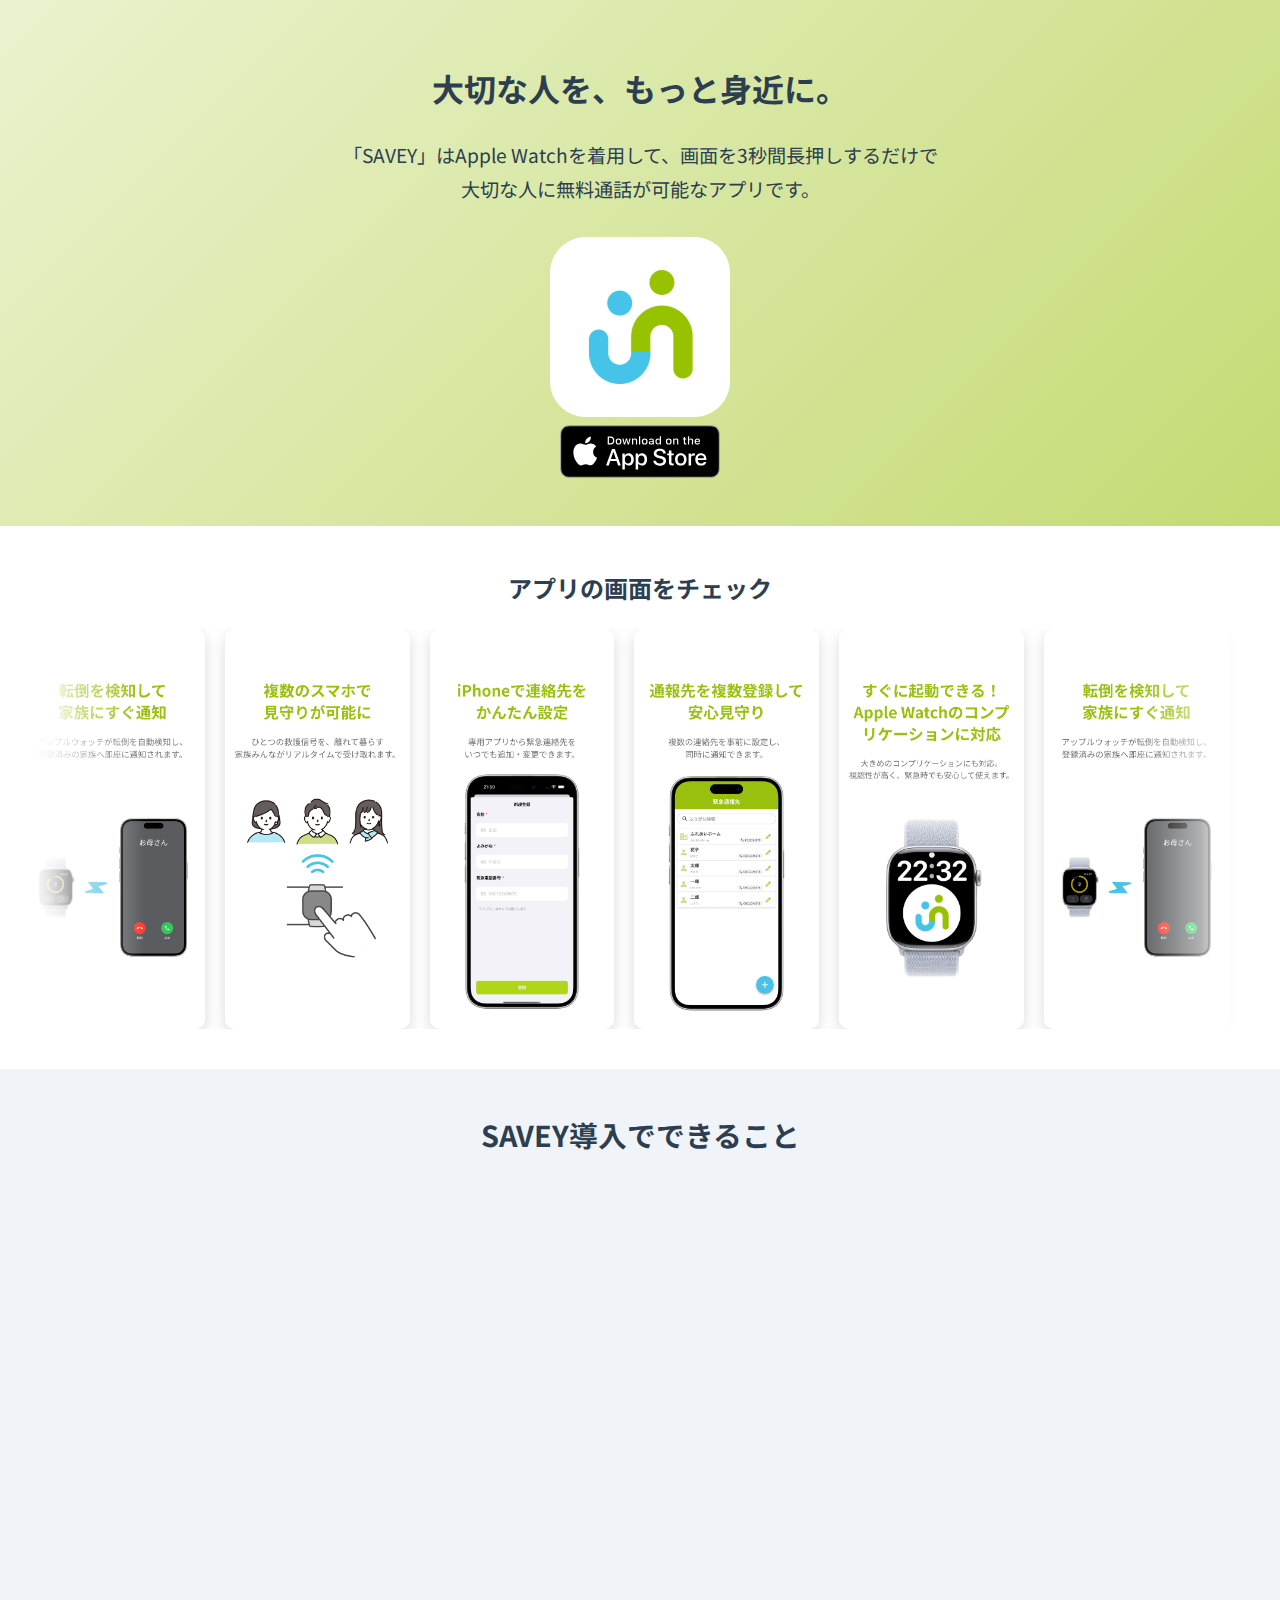
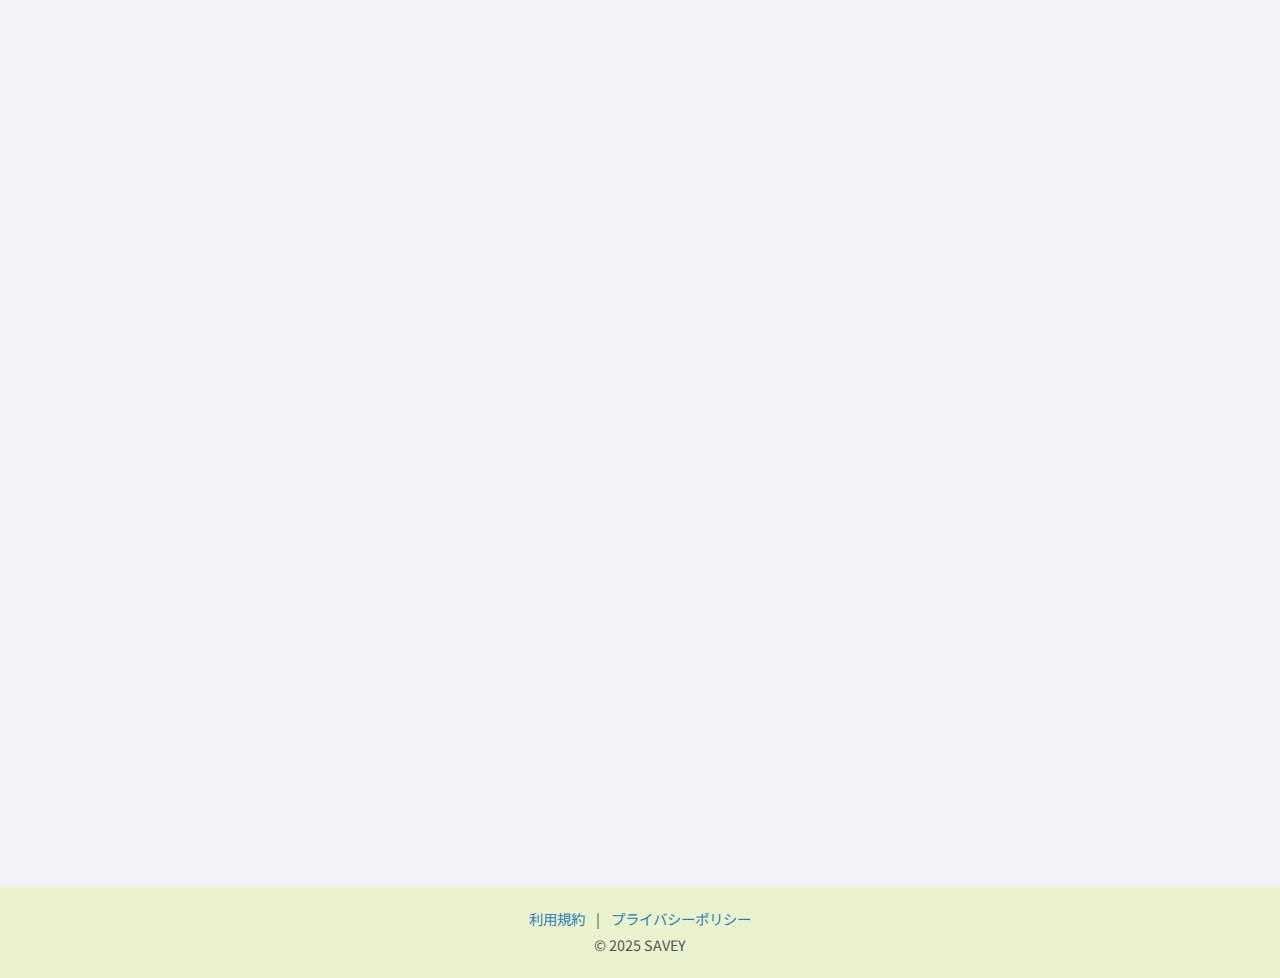
<file: index.html>
<!DOCTYPE html>
<html lang="ja">

<head>
    <meta charset="UTF-8" />
    <meta name="viewport" content="width=device-width, initial-scale=1.0" />
    <title>SAVEY - Apple Watch通話＆見守りアプリ</title>
    <link rel="stylesheet" href="css/savey-lp.css" />
</head>

<body>
    <header class="hero-section">
        <h1>大切な人を、もっと身近に。</h1>
        <p class="lead">
            「SAVEY」はApple Watchを着用して、画面を3秒間長押しするだけで<br />
            大切な人に無料通話が可能なアプリです。
        </p>
        <img src="assets/savey_app_icon.png" alt="SAVEY" class="savey-icon" />
        <p></p>
        <a href="https://apps.apple.com/jp/app/your-app-id" target="_blank">
            <img src="assets/Download_on_the_App_Store_Badge_US-UK_RGB_blk_092917.svg" alt="App Storeでダウンロード"
                class="appstore-badge" />
        </a>
    </header>

    <section class="scroll-section">
        <h2>アプリの画面をチェック</h2>
        <div class="image-scroll">
            <img src="assets/ss-IP-1.png" alt="スクリーン1" />
            <img src="assets/ss-IP-2.png" alt="スクリーン2" />
            <img src="assets/ss-IP-3.png" alt="スクリーン3" />
            <img src="assets/ss-IP-4.png" alt="スクリーン4" />
            <img src="assets/ss-IP-5.png" alt="スクリーン5" />
            <img src="assets/ss-IP-1.png" alt="スクリーン1" />
            <img src="assets/ss-IP-2.png" alt="スクリーン2" />
            <img src="assets/ss-IP-3.png" alt="スクリーン3" />
            <img src="assets/ss-IP-4.png" alt="スクリーン4" />
            <img src="assets/ss-IP-5.png" alt="スクリーン5" />
        </div>
    </section>

    <section class="features">
        <h2>SAVEY導入でできること</h2>

        <div class="feature-box">
            <h3>“もしも”のとき、すぐ行動できる仕組み</h3>
            <div class="feature-content">
                <p>
                    困ったときにスマホを取り出し助けてくれる人に連絡し<br />
                    出なかったら他の人に...<br />
                    そんな余裕はありません！<br />
                    腕についてるApple Watchを3秒長押しするだけで<br />
                    登録している人にグループ通話発信が可能です。<br />
                </p>
                <img src="assets/obaasan_korobu.png" alt="obaasan_korobu" class="introduction-image" />
            </div>
        </div>
        <div class="feature-box">
            <h3>グループ通話</h3>
            <div class="feature-content">
                <p>
                    登録している人にグループ通話発信が可能です。<br />
                    登録している人に一括発信できるので、<br />
                    誰かしらが応答してくれる可能性が高くなります。<br />
                    最大20人まで同時発信が可能です。
                </p>
                <img src="assets/roujin_family.png" alt="roujin_family" class="introduction-image" />
            </div>
        </div>
        <div class="feature-box">
            <h3>プライバシーに配慮した見守り</h3>
            <div class="feature-content">
                <p>
                    見守りカメラで常に監視するにはちょっと...<br />
                    といった高齢者にも安心の見守りサービスを届けるために<br />
                    AppleWatchアプリで開発しました。
                </p>
                <img src="assets/bouhan_camera_obaasan.png" alt="bouhan_camera_obaasan" class="introduction-image" />
            </div>
        </div>
        <div class="feature-box">
            <h3>AppleWatchの安心見守り</h3>
            <div class="feature-content">
                <p>
                    急な心拍変動、不規則な心拍数、激しい転倒時には<br />
                    Apple Watchの純正機能での通知があるため安心です<br />
                    大切な家族プレゼントはいかがですか？
                </p>
                <img src="assets/roujin_sinzouhossa.png" alt="roujin_sinzouhossa" class="introduction-image" />
            </div>
        </div>
    </section>

    <footer class="footer">
        <nav>
            <a href="terms-of-service.html">利用規約</a> |
            <a href="privacy-policy.html">プライバシーポリシー</a>
        </nav>
        <p>&copy; 2025 SAVEY</p>
    </footer>
    <script>
        document.addEventListener('DOMContentLoaded', function () {
            const boxes = document.querySelectorAll('.feature-box');

            const observer = new IntersectionObserver((entries) => {
                entries.forEach(entry => {
                    if (entry.isIntersecting) {
                        entry.target.classList.add('visible');
                    }
                });
            }, {
                threshold: 0.2
            });

            boxes.forEach(box => observer.observe(box));
        });
    </script>
</body>
</html>
</file>
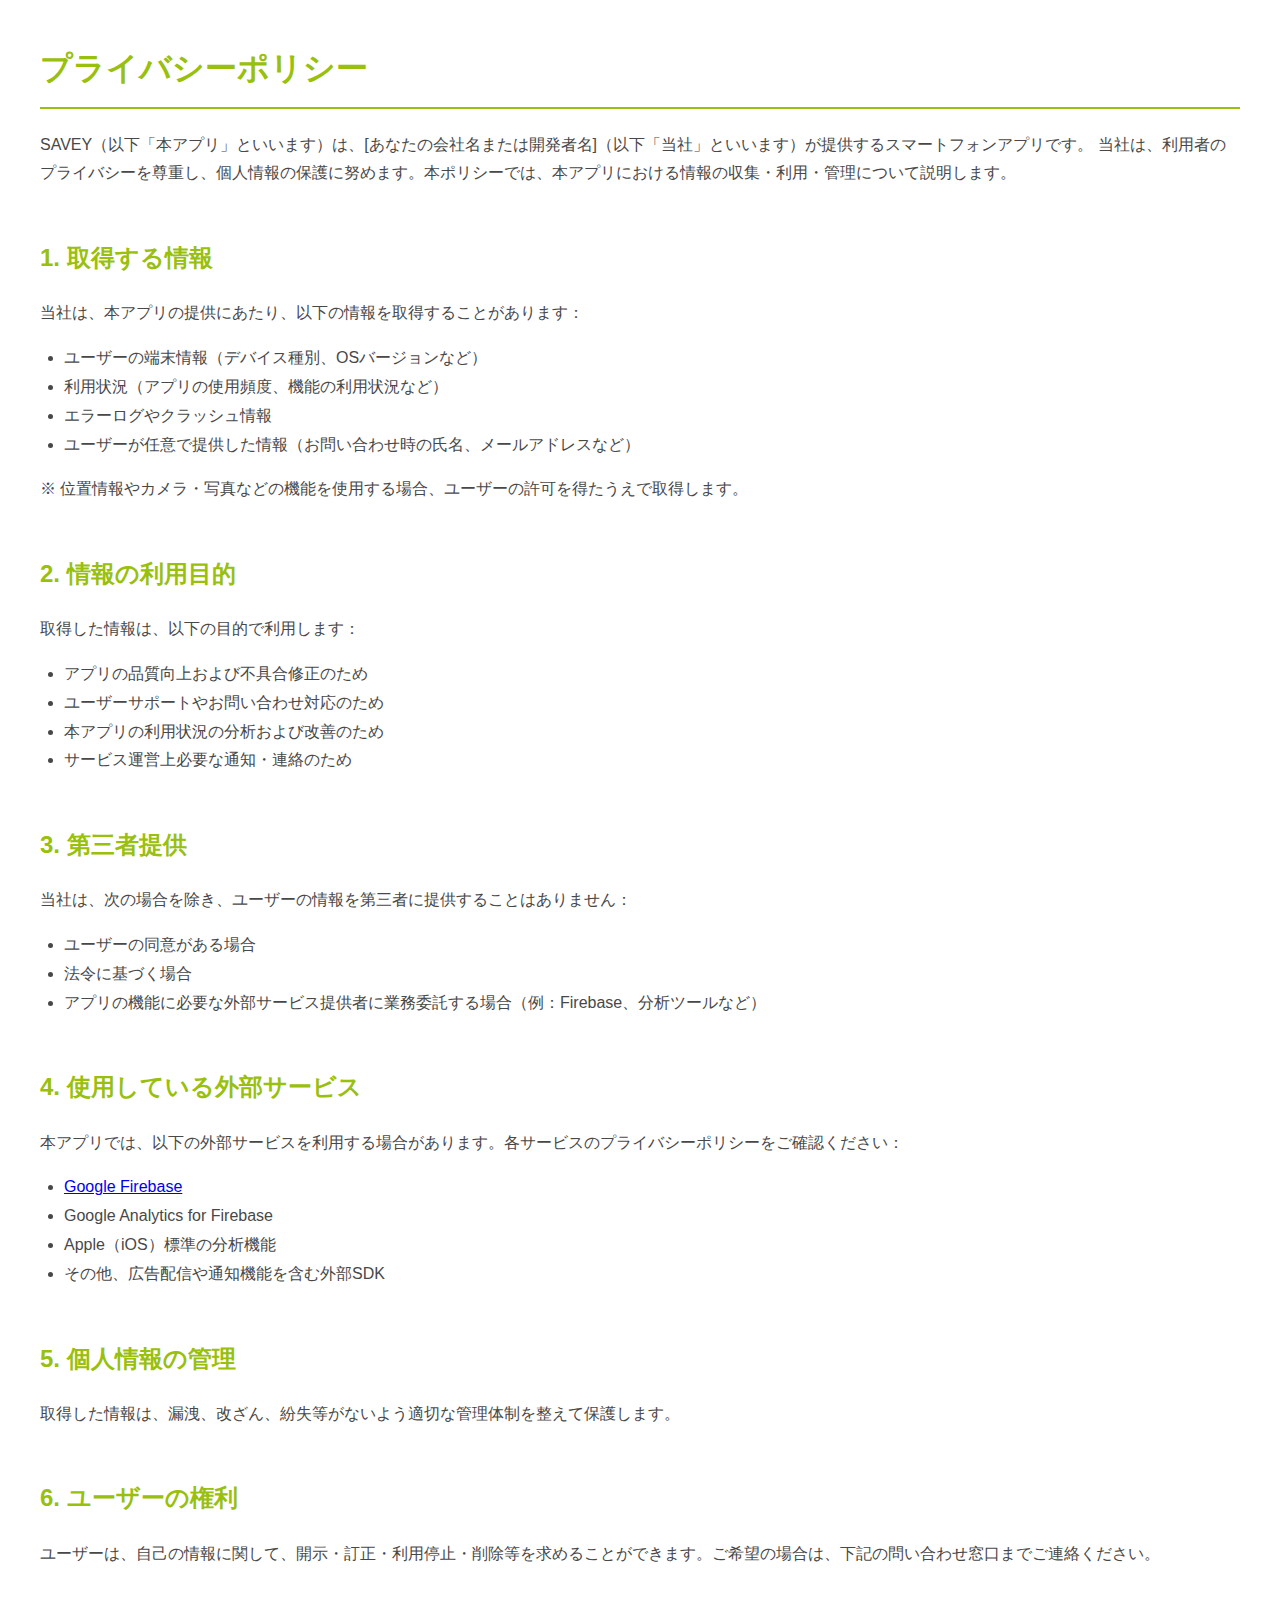
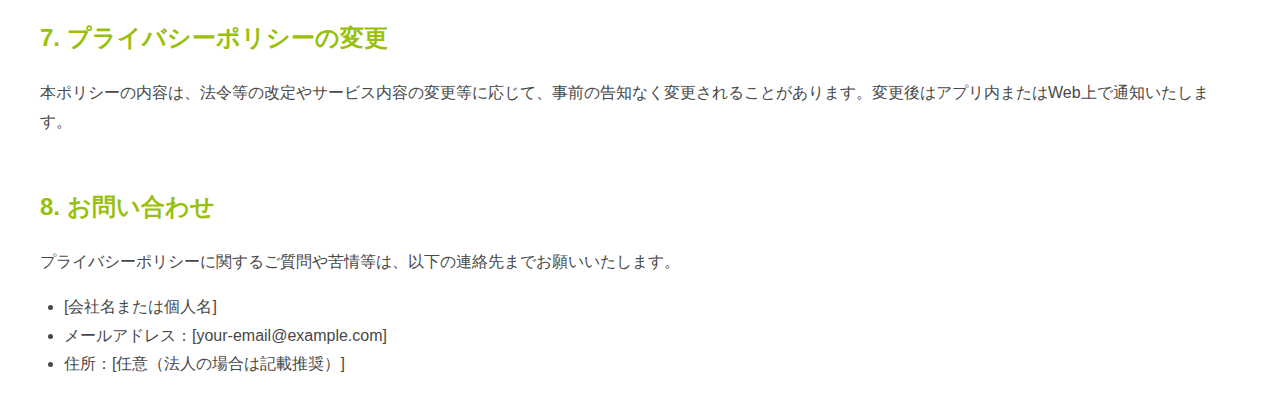
<file: privacy-policy.html>
<!DOCTYPE html>
<html lang="ja">
<head>
  <meta charset="UTF-8">
  <meta name="viewport" content="width=device-width, initial-scale=1">
  <title>プライバシーポリシー - SAVEY</title>
  <style>
    body {
      font-family: sans-serif;
      color: #484848;
      background-color: #ffffff;
      margin: 40px;
      line-height: 1.8;
    }
    h1, h2 {
      color: #98C00C;
    }
    h1 {
      font-size: 2em;
      border-bottom: 2px solid #98C00C;
      padding-bottom: 0.3em;
    }
    h2 {
      margin-top: 2em;
      font-size: 1.5em;
    }
    p, li {
      font-size: 1em;
    }
    ul {
      padding-left: 1.5em;
    }
  </style>
</head>
<body>

  <h1>プライバシーポリシー</h1>

  <p>
    SAVEY（以下「本アプリ」といいます）は、[あなたの会社名または開発者名]（以下「当社」といいます）が提供するスマートフォンアプリです。
    当社は、利用者のプライバシーを尊重し、個人情報の保護に努めます。本ポリシーでは、本アプリにおける情報の収集・利用・管理について説明します。
  </p>

  <h2>1. 取得する情報</h2>
  <p>当社は、本アプリの提供にあたり、以下の情報を取得することがあります：</p>
  <ul>
    <li>ユーザーの端末情報（デバイス種別、OSバージョンなど）</li>
    <li>利用状況（アプリの使用頻度、機能の利用状況など）</li>
    <li>エラーログやクラッシュ情報</li>
    <li>ユーザーが任意で提供した情報（お問い合わせ時の氏名、メールアドレスなど）</li>
  </ul>
  <p>※ 位置情報やカメラ・写真などの機能を使用する場合、ユーザーの許可を得たうえで取得します。</p>

  <h2>2. 情報の利用目的</h2>
  <p>取得した情報は、以下の目的で利用します：</p>
  <ul>
    <li>アプリの品質向上および不具合修正のため</li>
    <li>ユーザーサポートやお問い合わせ対応のため</li>
    <li>本アプリの利用状況の分析および改善のため</li>
    <li>サービス運営上必要な通知・連絡のため</li>
  </ul>

  <h2>3. 第三者提供</h2>
  <p>当社は、次の場合を除き、ユーザーの情報を第三者に提供することはありません：</p>
  <ul>
    <li>ユーザーの同意がある場合</li>
    <li>法令に基づく場合</li>
    <li>アプリの機能に必要な外部サービス提供者に業務委託する場合（例：Firebase、分析ツールなど）</li>
  </ul>

  <h2>4. 使用している外部サービス</h2>
  <p>本アプリでは、以下の外部サービスを利用する場合があります。各サービスのプライバシーポリシーをご確認ください：</p>
  <ul>
    <li><a href="https://firebase.google.com/support/privacy" target="_blank">Google Firebase</a></li>
    <li>Google Analytics for Firebase</li>
    <li>Apple（iOS）標準の分析機能</li>
    <li>その他、広告配信や通知機能を含む外部SDK</li>
  </ul>

  <h2>5. 個人情報の管理</h2>
  <p>取得した情報は、漏洩、改ざん、紛失等がないよう適切な管理体制を整えて保護します。</p>

  <h2>6. ユーザーの権利</h2>
  <p>ユーザーは、自己の情報に関して、開示・訂正・利用停止・削除等を求めることができます。ご希望の場合は、下記の問い合わせ窓口までご連絡ください。</p>

  <h2>7. プライバシーポリシーの変更</h2>
  <p>本ポリシーの内容は、法令等の改定やサービス内容の変更等に応じて、事前の告知なく変更されることがあります。変更後はアプリ内またはWeb上で通知いたします。</p>

  <h2>8. お問い合わせ</h2>
  <p>
    プライバシーポリシーに関するご質問や苦情等は、以下の連絡先までお願いいたします。
  </p>
  <ul>
    <li>[会社名または個人名]</li>
    <li>メールアドレス：[your-email@example.com]</li>
    <li>住所：[任意（法人の場合は記載推奨）]</li>
  </ul>

</body>
</html>
</file>
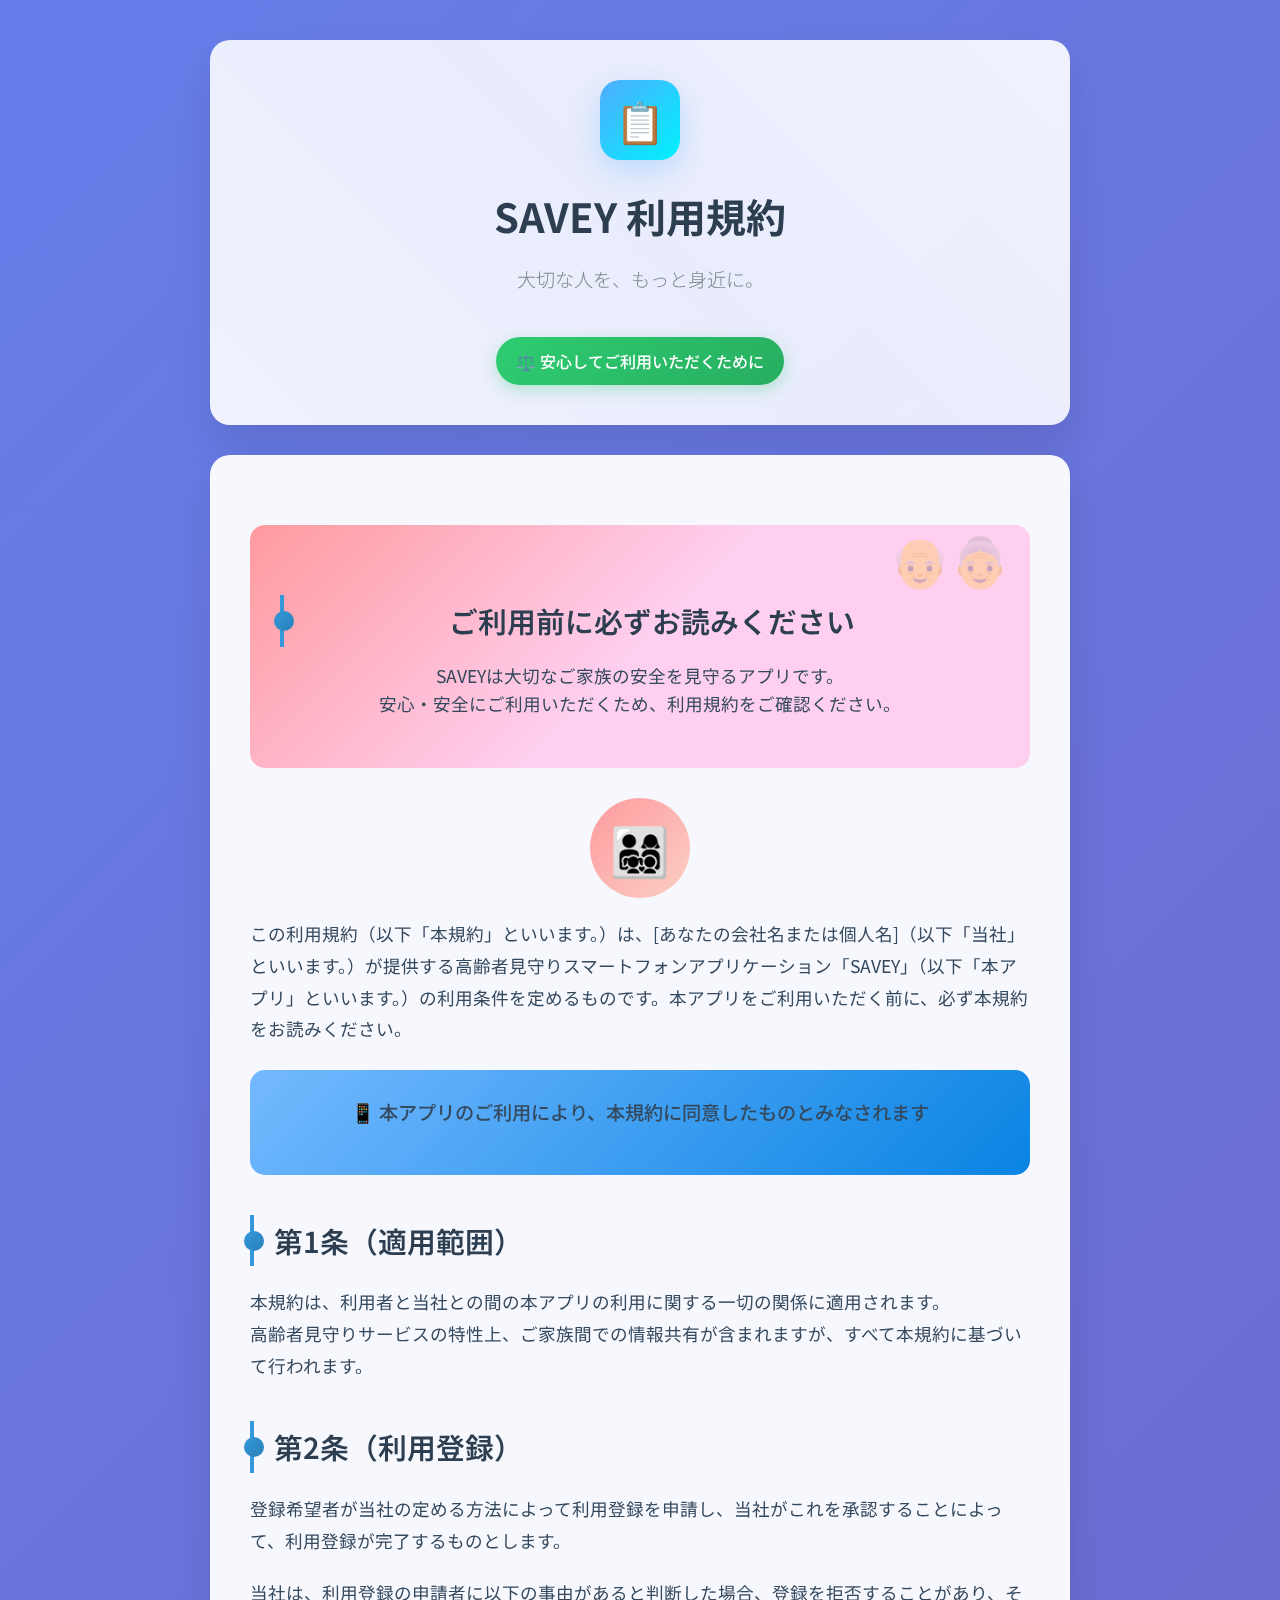
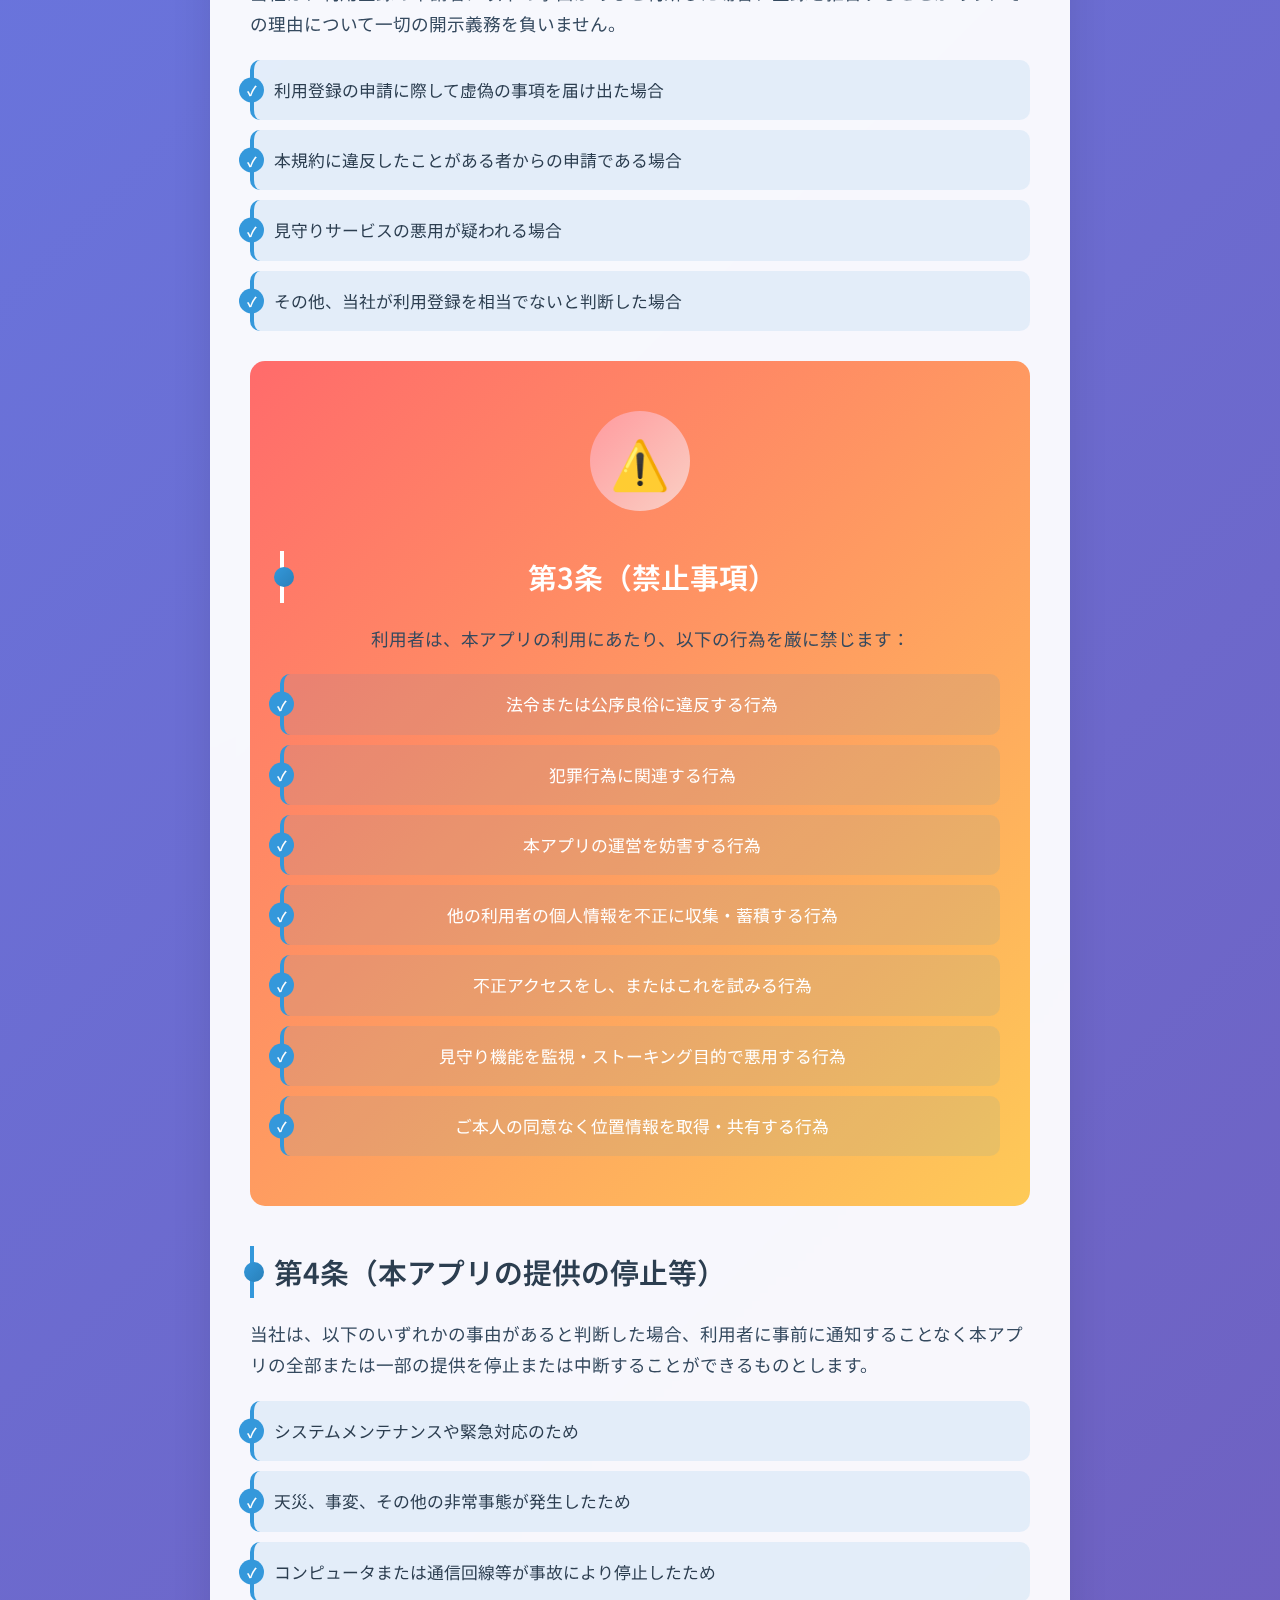
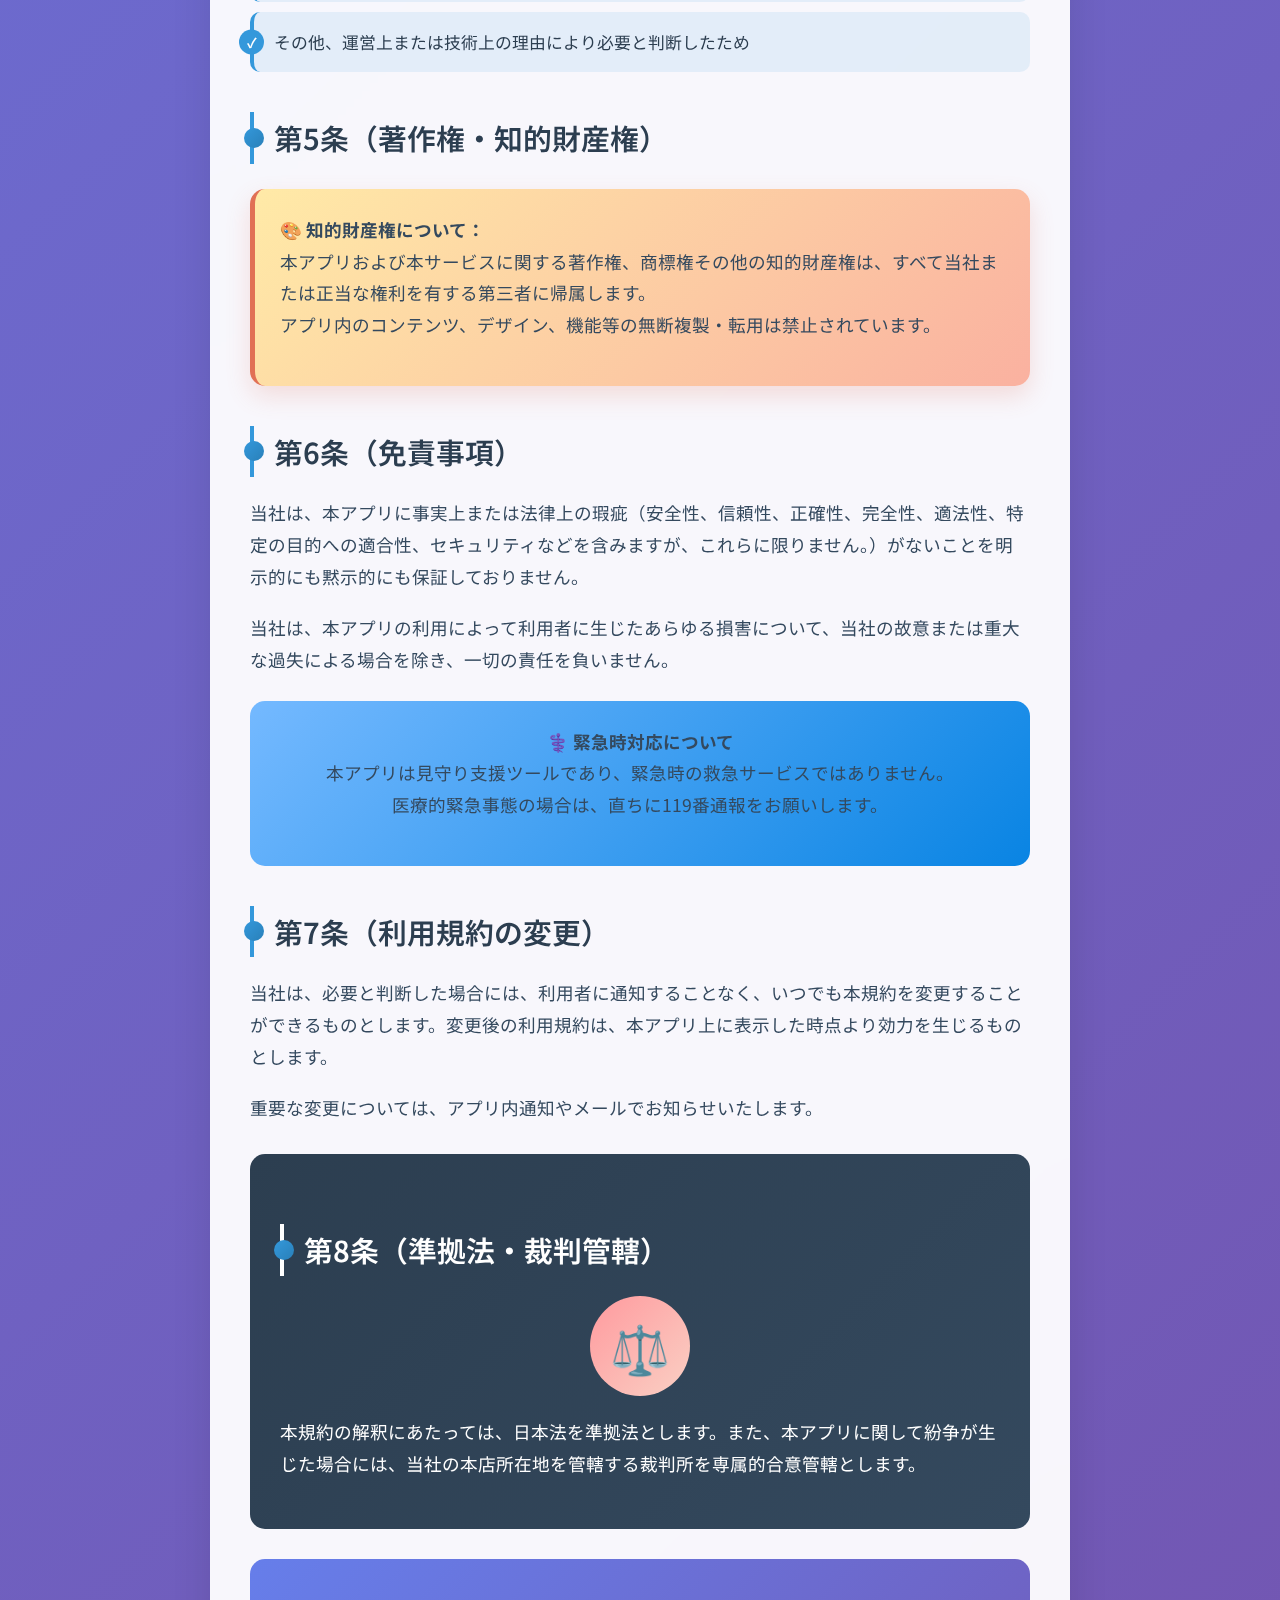
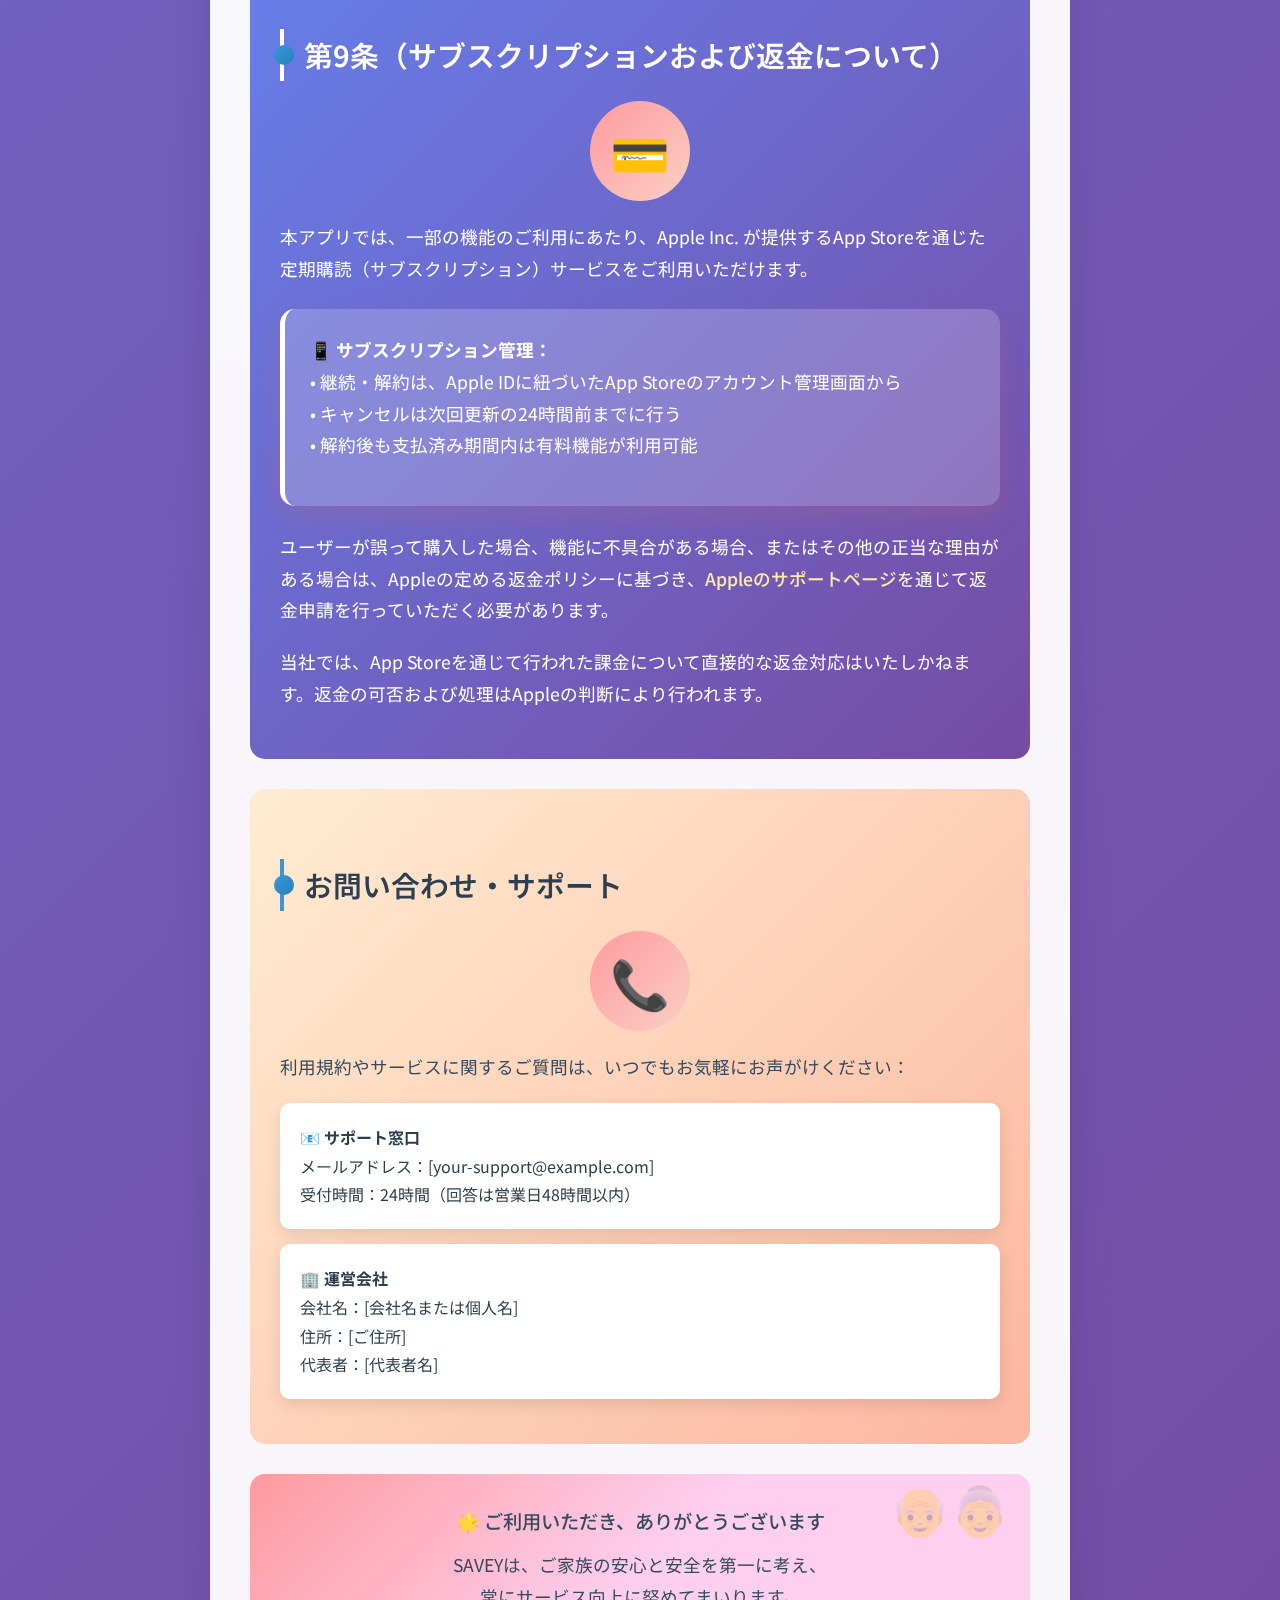
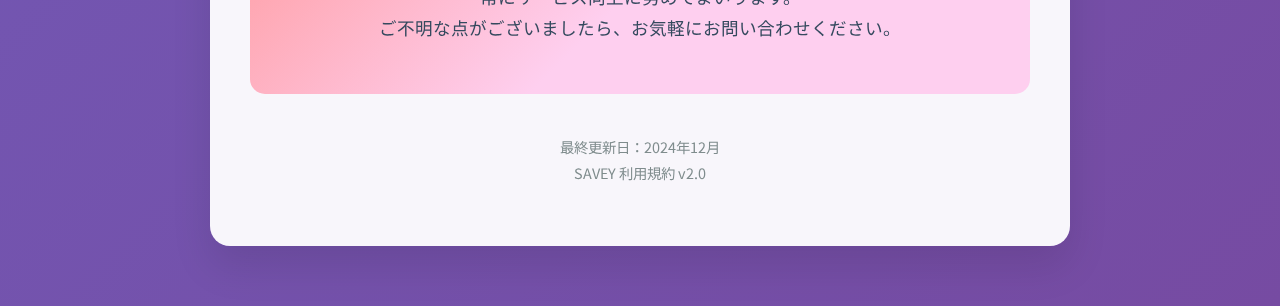
<file: terms-of-service.html>
<!DOCTYPE html>
<html lang="ja">
<head>
  <meta charset="UTF-8" />
  <meta name="viewport" content="width=device-width, initial-scale=1" />
  <title>利用規約 - SAVEY</title>
  <link rel="stylesheet" href="savey-common.css">
</head>
<body>
  <div class="container">
    <div class="header">
      <div class="app-icon">📋</div>
      <h1 class="main-title">SAVEY 利用規約</h1>
      <p class="subtitle">大切な人を、もっと身近に。</p>
      <div class="trust-badge">
        ⚖️ 安心してご利用いただくために
      </div>
    </div>

    <div class="content">
      <div class="elderly-care-section">
        <h2 class="care-title">ご利用前に必ずお読みください</h2>
        <p class="care-description">
          SAVEYは大切なご家族の安全を見守るアプリです。<br>
          安心・安全にご利用いただくため、利用規約をご確認ください。
        </p>
      </div>

      <div class="illustration">👨‍👩‍👧‍👦</div>

      <p>
        この利用規約（以下「本規約」といいます。）は、[あなたの会社名または個人名]（以下「当社」といいます。）が提供する高齢者見守りスマートフォンアプリケーション「SAVEY」（以下「本アプリ」といいます。）の利用条件を定めるものです。本アプリをご利用いただく前に、必ず本規約をお読みください。
      </p>

      <div class="important-notice">
        <p style="font-size: 1.2em; font-weight: 500;">
          📱 本アプリのご利用により、本規約に同意したものとみなされます
        </p>
      </div>

      <h2>第1条（適用範囲）</h2>
      <p>
        本規約は、利用者と当社との間の本アプリの利用に関する一切の関係に適用されます。<br>
        高齢者見守りサービスの特性上、ご家族間での情報共有が含まれますが、すべて本規約に基づいて行われます。
      </p>

      <h2>第2条（利用登録）</h2>
      <p>
        登録希望者が当社の定める方法によって利用登録を申請し、当社がこれを承認することによって、利用登録が完了するものとします。
      </p>
      <p>
        当社は、利用登録の申請者に以下の事由があると判断した場合、登録を拒否することがあり、その理由について一切の開示義務を負いません。
      </p>
      <ul>
        <li>利用登録の申請に際して虚偽の事項を届け出た場合</li>
        <li>本規約に違反したことがある者からの申請である場合</li>
        <li>見守りサービスの悪用が疑われる場合</li>
        <li>その他、当社が利用登録を相当でないと判断した場合</li>
      </ul>

      <div class="warning-section">
        <div class="illustration">⚠️</div>
        <h2>第3条（禁止事項）</h2>
        <p>利用者は、本アプリの利用にあたり、以下の行為を厳に禁じます：</p>
        <ul style="color: white;">
          <li>法令または公序良俗に違反する行為</li>
          <li>犯罪行為に関連する行為</li>
          <li>本アプリの運営を妨害する行為</li>
          <li>他の利用者の個人情報を不正に収集・蓄積する行為</li>
          <li>不正アクセスをし、またはこれを試みる行為</li>
          <li>見守り機能を監視・ストーキング目的で悪用する行為</li>
          <li>ご本人の同意なく位置情報を取得・共有する行為</li>
        </ul>
      </div>

      <h2>第4条（本アプリの提供の停止等）</h2>
      <p>
        当社は、以下のいずれかの事由があると判断した場合、利用者に事前に通知することなく本アプリの全部または一部の提供を停止または中断することができるものとします。
      </p>
      <ul>
        <li>システムメンテナンスや緊急対応のため</li>
        <li>天災、事変、その他の非常事態が発生したため</li>
        <li>コンピュータまたは通信回線等が事故により停止したため</li>
        <li>その他、運営上または技術上の理由により必要と判断したため</li>
      </ul>

      <h2>第5条（著作権・知的財産権）</h2>
      <div class="highlight-box">
        <p>
          <strong>🎨 知的財産権について：</strong><br>
          本アプリおよび本サービスに関する著作権、商標権その他の知的財産権は、すべて当社または正当な権利を有する第三者に帰属します。<br>
          アプリ内のコンテンツ、デザイン、機能等の無断複製・転用は禁止されています。
        </p>
      </div>

      <h2>第6条（免責事項）</h2>
      <p>
        当社は、本アプリに事実上または法律上の瑕疵（安全性、信頼性、正確性、完全性、適法性、特定の目的への適合性、セキュリティなどを含みますが、これらに限りません。）がないことを明示的にも黙示的にも保証しておりません。
      </p>
      <p>
        当社は、本アプリの利用によって利用者に生じたあらゆる損害について、当社の故意または重大な過失による場合を除き、一切の責任を負いません。
      </p>

      <div class="important-notice">
        <p>
          <strong>⚕️ 緊急時対応について</strong><br>
          本アプリは見守り支援ツールであり、緊急時の救急サービスではありません。<br>
          医療的緊急事態の場合は、直ちに119番通報をお願いします。
        </p>
      </div>

      <h2>第7条（利用規約の変更）</h2>
      <p>
        当社は、必要と判断した場合には、利用者に通知することなく、いつでも本規約を変更することができるものとします。変更後の利用規約は、本アプリ上に表示した時点より効力を生じるものとします。
      </p>
      <p>
        重要な変更については、アプリ内通知やメールでお知らせいたします。
      </p>

      <div class="legal-section">
        <h2>第8条（準拠法・裁判管轄）</h2>
        <div class="illustration">⚖️</div>
        <p>
          本規約の解釈にあたっては、日本法を準拠法とします。また、本アプリに関して紛争が生じた場合には、当社の本店所在地を管轄する裁判所を専属的合意管轄とします。
        </p>
      </div>

      <div class="subscription-section">
        <h2>第9条（サブスクリプションおよび返金について）</h2>
        <div class="illustration">💳</div>
        <p>
          本アプリでは、一部の機能のご利用にあたり、Apple Inc. が提供するApp Storeを通じた定期購読（サブスクリプション）サービスをご利用いただけます。
        </p>
        
        <div class="highlight-box" style="background: rgba(255, 255, 255, 0.2); border-left: 5px solid white;">
          <p style="color: white;">
            <strong>📱 サブスクリプション管理：</strong><br>
            • 継続・解約は、Apple IDに紐づいたApp Storeのアカウント管理画面から<br>
            • キャンセルは次回更新の24時間前までに行う<br>
            • 解約後も支払済み期間内は有料機能が利用可能
          </p>
        </div>

        <p>
          ユーザーが誤って購入した場合、機能に不具合がある場合、またはその他の正当な理由がある場合は、Appleの定める返金ポリシーに基づき、<a href="https://reportaproblem.apple.com/" target="_blank">Appleのサポートページ</a>を通じて返金申請を行っていただく必要があります。
        </p>

        <p>
          当社では、App Storeを通じて行われた課金について直接的な返金対応はいたしかねます。返金の可否および処理はAppleの判断により行われます。
        </p>
      </div>

      <div class="contact-section">
        <h2>お問い合わせ・サポート</h2>
        <div class="illustration">📞</div>
        <p>利用規約やサービスに関するご質問は、いつでもお気軽にお声がけください：</p>
        
        <div class="contact-info">
          <strong>📧 サポート窓口</strong><br>
          メールアドレス：[your-support@example.com]<br>
          受付時間：24時間（回答は営業日48時間以内）
        </div>
        
        <div class="contact-info">
          <strong>🏢 運営会社</strong><br>
          会社名：[会社名または個人名]<br>
          住所：[ご住所]<br>
          代表者：[代表者名]
        </div>
      </div>

      <div class="elderly-care-section">
        <p style="font-size: 1.2em; font-weight: 500; margin-bottom: 10px;">
          🌟 ご利用いただき、ありがとうございます
        </p>
        <p>
          SAVEYは、ご家族の安心と安全を第一に考え、<br>
          常にサービス向上に努めてまいります。<br>
          ご不明な点がございましたら、お気軽にお問い合わせください。
        </p>
      </div>

      <p style="text-align: center; margin-top: 40px; color: #7f8c8d; font-size: 0.9em;">
        最終更新日：2024年12月<br>
        SAVEY 利用規約 v2.0
      </p>
    </div>
  </div>
</body>
</html>
</file>
<file: css/savey-lp.css>
/* フォント読み込み */
@import url('https://fonts.googleapis.com/css2?family=Noto+Sans+JP:wght@400;700&display=swap');

* {
  margin: 0;
  padding: 0;
  box-sizing: border-box;
}

body {
  font-family: 'Noto Sans JP', sans-serif;
  background: linear-gradient(135deg, #eaf2ce, #98c00c);
  color: #2c3e50;
  line-height: 1.8;
  text-align: center;
  padding: 0;
  margin: 0;
}

/* ---------- ヒーローセクション ---------- */
.hero-section {
  padding: 60px 20px 40px;
}

.hero-section h1 {
  font-size: 2em;
  font-weight: 700;
  margin-bottom: 20px;
}

.hero-section .lead {
  font-size: 1.2em;
  margin-bottom: 30px;
}

.appstore-badge {
  width: 160px;
  height: auto;
  transition: transform 0.3s ease;
}

.appstore-badge:hover {
  transform: scale(1.05);
}

/* ---------- スクロールセクション ---------- */
.scroll-section {
  background: #fff;
  padding: 40px 20px;
}

.scroll-section h2 {
  margin-bottom: 20px;
}

/* 無限横スクロール */
.image-scroll {
  display: flex;
  gap: 20px;
  overflow: hidden;
  width: 100%;
  position: relative;
  mask-image: linear-gradient(to right, transparent 0%, black 10%, black 90%, transparent 100%);
}

.image-scroll::before,
.image-scroll::after {
  content: '';
  position: absolute;
  top: 0;
  bottom: 0;
  width: 60px;
  z-index: 2;
}

.image-scroll::before {
  left: 0;
  background: linear-gradient(to right, white, transparent);
}

.image-scroll::after {
  right: 0;
  background: linear-gradient(to left, white, transparent);
}

.image-scroll img {
  height: 400px;
  flex: 0 0 auto;
  border-radius: 10px;
  box-shadow: 0 5px 15px rgba(0, 0, 0, 0.15);
  animation: scroll 30s linear infinite;
}

/* 無限スクロールアニメーション */
@keyframes scroll {
  0% {
    transform: translateX(0);
  }
  100% {
    transform: translateX(-100%);
  }
}

/* ---------- アプリ機能説明 ---------- */
.features {
  padding: 40px 20px;
  background-color: #f0f4f8;
}

.features h2 {
  font-size: 1.8em;
  margin-bottom: 30px;
}

.feature-box {
  max-width: 700px;
  margin: 0 auto 40px;
}

.feature-box h3 {
  font-size: 1.3em;
  color: #2980b9;
  margin-bottom: 10px;
}

.feature-box p {
  font-size: 1.1em;
}

/* ---------- フッター ---------- */
.footer {
  background: #eaf2ce;
  padding: 20px 10px;
  font-size: 0.9em;
  color: #555;
}

.footer a {
  color: #2980b9;
  text-decoration: none;
  margin: 0 8px;
}

.footer a:hover {
  text-decoration: underline;
}

.feature-box {
  padding: 1.5rem;
  background-color: #ffffff;
  border-radius: 12px;
  box-shadow: 0 4px 12px rgba(0, 0, 0, 0.1);
  transition: box-shadow 0.3s ease;
}

.feature-box:hover {
  box-shadow: 0 6px 18px rgba(0, 0, 0, 0.15);
}

.feature-box h3 {
  display: inline-block;
  background-color: #007bff;
  color: white;
  padding: 0.4em 1em;
  border-radius: 20px;
  font-size: 1rem;
  margin-bottom: 1rem;
  box-shadow: 0 2px 6px rgba(0, 123, 255, 0.3);
}

.feature-content {
  display: flex;
  flex-wrap: wrap;
  align-items: center;
  justify-content: center;
  gap: 20px;
}

.feature-content p {
  flex: 1;
  min-width: 200px;
  line-height: 1.6;
  font-size: 1rem;
  color: #333;
  text-align: left;
}

.feature-content img.introduction-image {
  width: 150px;
  height: auto;
  flex-shrink: 0;
  border-radius: 8px;
}


/* ---------- レスポンシブ ---------- */
@media (max-width: 768px) {
  .hero-section h1 {
    font-size: 1.6em;
  }

  .hero-section .lead {
    font-size: 1em;
  }

  .image-scroll img {
    height: 250px;
  }

  .feature-box p {
    font-size: 1em;
  }
}

/* 初期状態：非表示 & 下に少しずれている */
.feature-box {
  opacity: 0;
  transform: translateY(40px);
  transition: opacity 0.8s ease, transform 0.8s ease;
}

/* スクロールで表示されるときのアニメーション */
.feature-box.visible {
  opacity: 1;
  transform: translateY(0);
}
</file>
<file: savey-common.css>
/* SAVEY 高齢者見守りアプリ 共通スタイルシート */

@import url('https://fonts.googleapis.com/css2?family=Noto+Sans+JP:wght@300;400;500;700&display=swap');

/* ========== 基本設定 ========== */
* {
  margin: 0;
  padding: 0;
  box-sizing: border-box;
}

body {
  font-family: 'Noto Sans JP', -apple-system, BlinkMacSystemFont, 'Segoe UI', sans-serif;
  line-height: 1.8;
  color: #2c3e50;
  background: linear-gradient(135deg, #667eea 0%, #764ba2 100%);
  min-height: 100vh;
}

/* ========== レイアウト ========== */
.container {
  max-width: 900px;
  margin: 0 auto;
  padding: 40px 20px;
}

/* ========== ヘッダー部分 ========== */
.header {
  text-align: center;
  background: rgba(255, 255, 255, 0.95);
  backdrop-filter: blur(10px);
  border-radius: 20px;
  padding: 40px;
  margin-bottom: 30px;
  box-shadow: 0 20px 40px rgba(0, 0, 0, 0.1);
  position: relative;
  overflow: hidden;
}

.header::before {
  content: '';
  position: absolute;
  top: -50%;
  left: -50%;
  width: 200%;
  height: 200%;
  background: linear-gradient(45deg, transparent, rgba(102, 126, 234, 0.1), transparent);
  animation: shimmer 3s ease-in-out infinite;
}

@keyframes shimmer {
  0%, 100% { transform: translateX(-100%) translateY(-100%) rotate(45deg); }
  50% { transform: translateX(100%) translateY(100%) rotate(45deg); }
}

.app-icon {
  width: 80px;
  height: 80px;
  margin: 0 auto 20px;
  background: linear-gradient(135deg, #4facfe 0%, #00f2fe 100%);
  border-radius: 20px;
  display: flex;
  align-items: center;
  justify-content: center;
  font-size: 40px;
  color: white;
  box-shadow: 0 10px 30px rgba(79, 172, 254, 0.3);
  position: relative;
  z-index: 2;
}

.main-title {
  font-size: 2.5em;
  font-weight: 700;
  color: #2c3e50;
  margin-bottom: 10px;
  position: relative;
  z-index: 2;
}

.subtitle {
  font-size: 1.2em;
  color: #7f8c8d;
  font-weight: 300;
  position: relative;
  z-index: 2;
}

.trust-badge {
  display: inline-flex;
  align-items: center;
  background: linear-gradient(135deg, #2ecc71, #27ae60);
  color: white;
  padding: 10px 20px;
  border-radius: 25px;
  margin-top: 20px;
  font-weight: 500;
  box-shadow: 0 5px 15px rgba(46, 204, 113, 0.3);
  position: relative;
  z-index: 2;
}

/* ========== メインコンテンツ ========== */
.content {
  background: rgba(255, 255, 255, 0.95);
  backdrop-filter: blur(10px);
  border-radius: 20px;
  padding: 40px;
  box-shadow: 0 20px 40px rgba(0, 0, 0, 0.1);
  margin-bottom: 20px;
}

/* ========== 見出し ========== */
h2 {
  font-size: 1.8em;
  font-weight: 600;
  color: #2c3e50;
  margin: 40px 0 20px 0;
  padding-left: 20px;
  position: relative;
  border-left: 4px solid #3498db;
}

h2::before {
  content: '';
  position: absolute;
  left: -10px;
  top: 50%;
  transform: translateY(-50%);
  width: 20px;
  height: 20px;
  background: linear-gradient(135deg, #3498db, #2980b9);
  border-radius: 50%;
}

/* ========== テキスト ========== */
p {
  font-size: 1.1em;
  margin-bottom: 20px;
  color: #34495e;
}

/* ========== リスト ========== */
ul {
  margin: 20px 0;
  padding-left: 0;
}

li {
  list-style: none;
  background: rgba(52, 152, 219, 0.1);
  margin: 10px 0;
  padding: 15px 20px;
  border-radius: 10px;
  border-left: 4px solid #3498db;
  font-size: 1.05em;
  position: relative;
  transition: transform 0.2s ease;
}

li:hover {
  transform: translateX(5px);
  background: rgba(52, 152, 219, 0.15);
}

li::before {
  content: '✓';
  position: absolute;
  left: -15px;
  top: 50%;
  transform: translateY(-50%);
  background: #3498db;
  color: white;
  width: 25px;
  height: 25px;
  border-radius: 50%;
  display: flex;
  align-items: center;
  justify-content: center;
  font-size: 0.8em;
  font-weight: bold;
}

/* 利用規約用のリストアイコン */
.terms-list li::before {
  content: '📋';
}

/* ========== 特殊セクション ========== */
.elderly-care-section {
  background: linear-gradient(135deg, #ff9a9e 0%, #fecfef 50%, #fecfef 100%);
  color: #2c3e50;
  border-radius: 15px;
  padding: 30px;
  margin: 30px 0;
  text-align: center;
  position: relative;
  overflow: hidden;
}

.elderly-care-section::before {
  content: '👴👵';
  position: absolute;
  top: -10px;
  right: 20px;
  font-size: 3em;
  opacity: 0.3;
}

.care-title {
  font-size: 1.8em;
  font-weight: 600;
  margin-bottom: 15px;
  color: #2c3e50;
}

.care-description {
  font-size: 1.1em;
  line-height: 1.6;
}

.security-section {
  background: linear-gradient(135deg, #667eea 0%, #764ba2 100%);
  color: white;
  border-radius: 15px;
  padding: 30px;
  margin: 30px 0;
  text-align: center;
}

.security-section h2 {
  color: white;
  border-left: 4px solid white;
}

.security-section p {
  color: white;
}

.warning-section {
  background: linear-gradient(135deg, #ff6b6b 0%, #feca57 100%);
  color: white;
  border-radius: 15px;
  padding: 30px;
  margin: 30px 0;
  text-align: center;
}

.warning-section h2 {
  color: white;
  border-left: 4px solid white;
}

.warning-section ul li {
  color: white;
}

.subscription-section {
  background: linear-gradient(135deg, #667eea 0%, #764ba2 100%);
  color: white;
  border-radius: 15px;
  padding: 30px;
  margin: 30px 0;
}

.subscription-section h2 {
  color: white;
  border-left: 4px solid white;
}

.subscription-section p {
  color: white;
}

.subscription-section a {
  color: #ffeaa7;
}

.subscription-section a:hover {
  color: white;
}

.legal-section {
  background: linear-gradient(135deg, #2c3e50 0%, #34495e 100%);
  color: white;
  border-radius: 15px;
  padding: 30px;
  margin: 30px 0;
}

.legal-section h2 {
  color: white;
  border-left: 4px solid white;
}

.legal-section p {
  color: white;
}

.contact-section {
  background: linear-gradient(135deg, #ffecd2 0%, #fcb69f 100%);
  border-radius: 15px;
  padding: 30px;
  margin: 30px 0;
}

.contact-info {
  background: white;
  border-radius: 10px;
  padding: 20px;
  margin: 15px 0;
  box-shadow: 0 5px 15px rgba(0, 0, 0, 0.1);
}

/* ========== ハイライト・通知ボックス ========== */
.highlight-box {
  background: linear-gradient(135deg, #ffeaa7, #fab1a0);
  border-radius: 15px;
  padding: 25px;
  margin: 25px 0;
  border-left: 5px solid #e17055;
  box-shadow: 0 10px 25px rgba(225, 112, 85, 0.2);
}

.important-notice {
  background: linear-gradient(135deg, #74b9ff, #0984e3);
  color: white;
  border-radius: 15px;
  padding: 25px;
  margin: 25px 0;
  text-align: center;
}

/* ========== イラスト ========== */
.illustration {
  width: 100px;
  height: 100px;
  margin: 20px auto;
  background: linear-gradient(135deg, #ff9a9e 0%, #fad0c4 100%);
  border-radius: 50%;
  display: flex;
  align-items: center;
  justify-content: center;
  font-size: 3em;
  animation: float 3s ease-in-out infinite;
}

@keyframes float {
  0%, 100% { transform: translateY(0px); }
  50% { transform: translateY(-10px); }
}

/* ========== リンク ========== */
a {
  color: #3498db;
  text-decoration: none;
  font-weight: 500;
  transition: color 0.3s ease;
}

a:hover {
  color: #2980b9;
}

/* ========== レスポンシブデザイン ========== */
@media (max-width: 768px) {
  .container {
    padding: 20px 10px;
  }
  
  .header, .content {
    padding: 25px;
  }
  
  .main-title {
    font-size: 2em;
  }
  
  h2 {
    font-size: 1.5em;
  }
  
  .elderly-care-section::before {
    display: none;
  }
}

/* ========== 印刷用スタイル ========== */
@media print {
  body {
    background: white;
    color: black;
  }
  
  .header, .content {
    background: white;
    box-shadow: none;
  }
  
  .illustration {
    display: none;
  }
  
  .elderly-care-section::before {
    display: none;
  }
}
</file>
